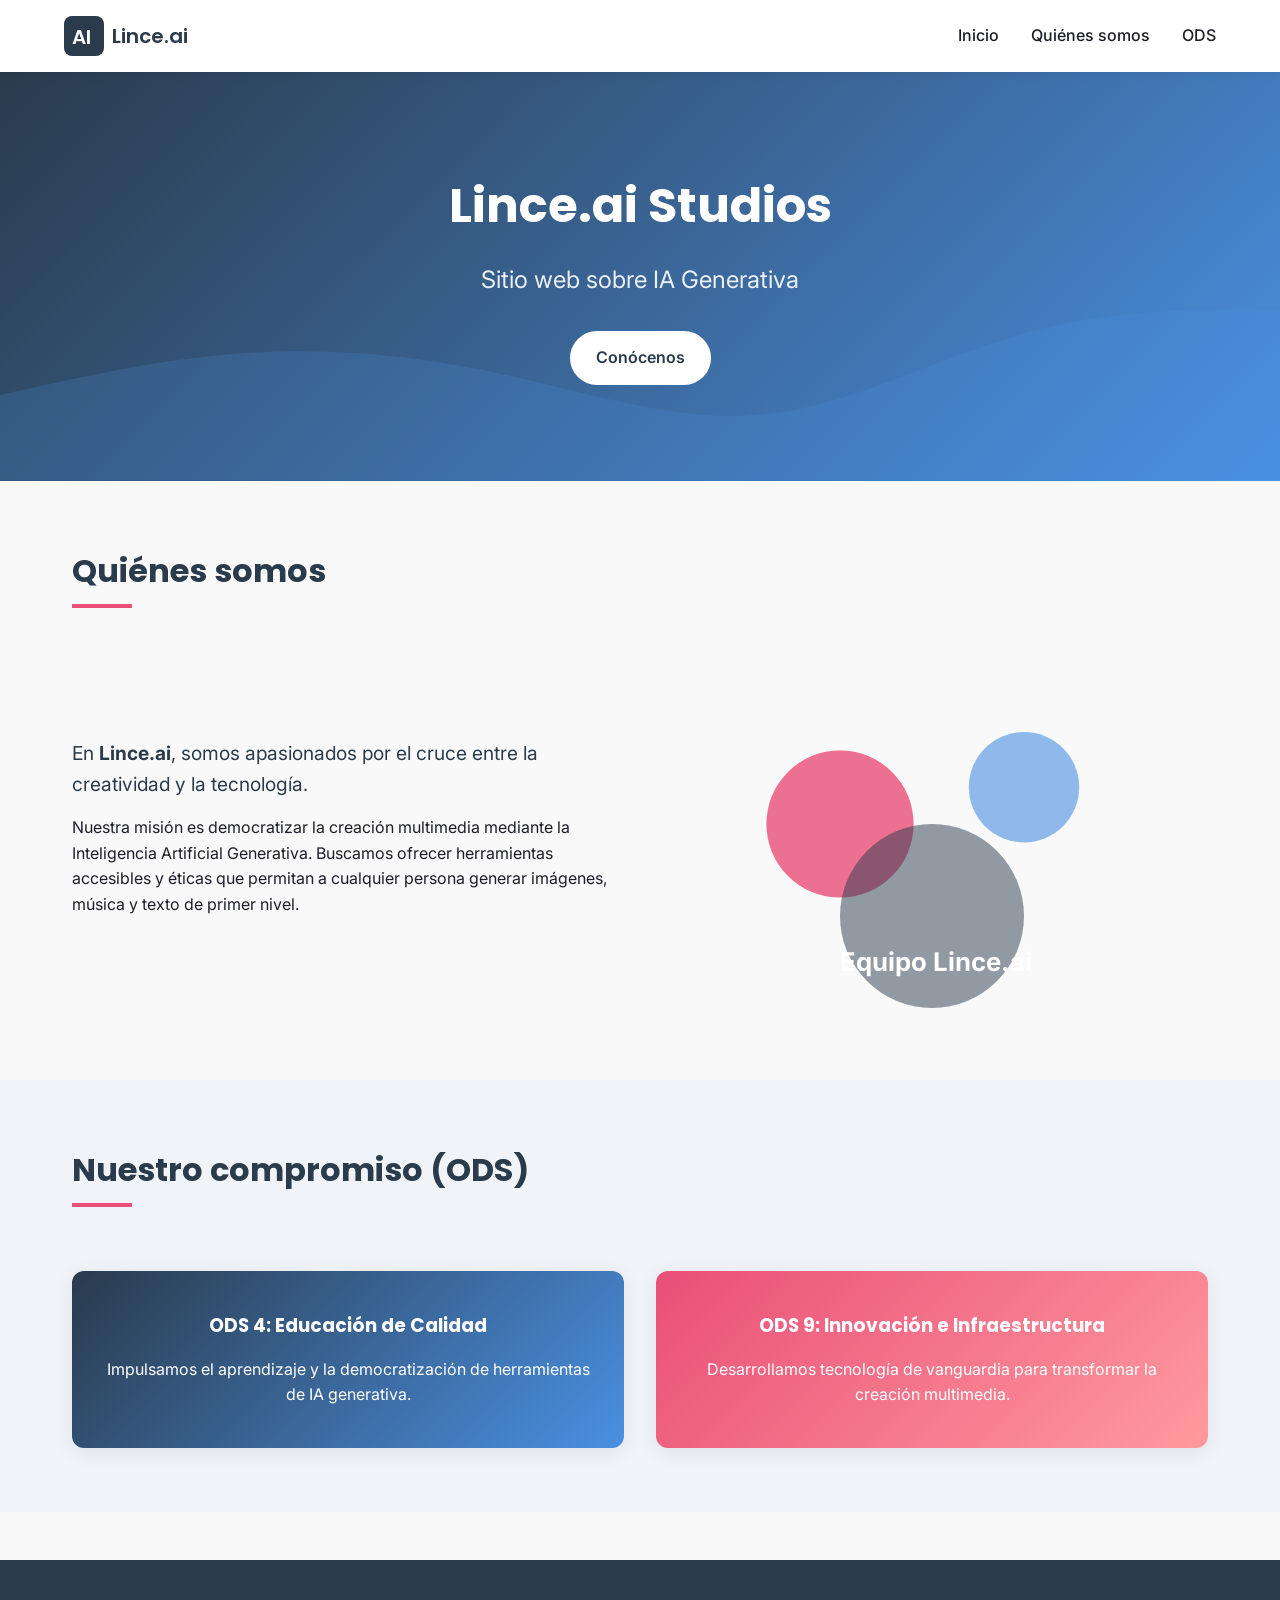
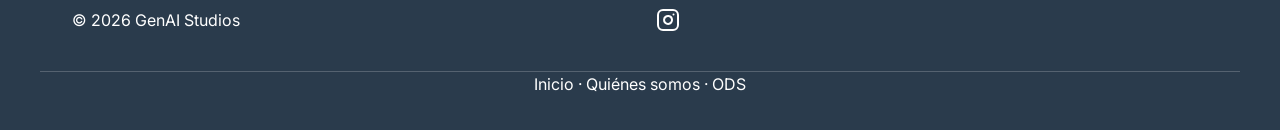
<file: index.html>
<!DOCTYPE html>
<html lang="es">
<head>
  <meta charset="UTF-8">
  <meta name="viewport" content="width=device-width, initial-scale=1.0">
  <title>GenAI Studios · IA Generativa</title>
  <meta name="description" content="Sitio web sobre IA Generativa: exploramos el futuro de la multimedia generada por inteligencia artificial. Prototipo estático con HTML y CSS.">
  <meta property="og:type" content="website">
  <meta property="og:title" content="GenAI Studios · IA Generativa">
  <link rel="icon" type="image/png" href="logo.png">
  <meta property="og:description" content="Sitio web sobre IA Generativa: multimedia generada por inteligencia artificial. Prototipo interactivo solo con CSS.">
  <meta property="og:image" content="https://via.placeholder.com/1200x630/2A3B4C/FFFFFF?text=IA+Generativa">
  <meta property="og:url" content="https://ejemplo.com">
  <meta name="twitter:card" content="summary_large_image">
  <link rel="preconnect" href="https://fonts.googleapis.com">
  <link rel="preconnect" href="https://fonts.gstatic.com" crossorigin>
  <link href="https://fonts.googleapis.com/css2?family=Inter:opsz,wght@14..32,400;14..32,600;14..32,700&family=Poppins:wght@500;600&display=swap" rel="stylesheet">
  <link rel="stylesheet" href="styles.css">
</head>
<body data-topic="IA Generativa">

  <header class="header">
    <div class="header__container">
      <a href="#inicio" class="logo" aria-label="Lince.ai">
        <svg width="40" height="40" viewBox="0 0 40 40" fill="none" xmlns="http://www.w3.org/2000/svg" aria-hidden="true">
          <rect width="40" height="40" rx="8" fill="var(--color-primary)" />
          <text x="8" y="28" font-family="Poppins, sans-serif" font-size="20" font-weight="600" fill="white">AI</text>
        </svg>
        <span class="logo__text">Lince.ai</span>
      </a>

      <input type="checkbox" id="menu-toggle" class="menu-toggle" aria-hidden="true">
      <label for="menu-toggle" class="menu-icon" aria-label="Abrir menú">
        <span></span><span></span><span></span>
      </label>

      <nav class="nav" aria-label="Principal">
        <ul class="nav__list">
          <li class="nav__item"><a href="#inicio" class="nav__link" aria-current="page">Inicio</a></li>
          <li class="nav__item"><a href="#quienes-somos" class="nav__link">Quiénes somos</a></li>
          <li class="nav__item"><a href="#ods" class="nav__link">ODS</a></li>
        </ul>
      </nav>
    </div>
  </header>

  <main>
    <section class="hero" id="inicio">
      <div class="hero__content">
        <h1 class="hero__title">Lince.ai Studios</h1>
        <p class="hero__subtitle">Sitio web sobre IA Generativa</p>
        <a href="#quienes-somos" class="btn btn--secondary">Conócenos</a>
      </div>
      <svg class="hero__wave" xmlns="http://www.w3.org/2000/svg" viewBox="0 0 1440 320" preserveAspectRatio="none" aria-hidden="true">
        <path fill="var(--color-secondary)" fill-opacity="0.2" d="M0,224L48,213.3C96,203,192,181,288,176C384,171,480,181,576,202.7C672,224,768,256,864,245.3C960,235,1056,181,1152,154.7C1248,128,1344,128,1392,128L1440,128L1440,320L1392,320C1344,320,1248,320,1152,320C1056,320,960,320,864,320C768,320,672,320,576,320C480,320,384,320,288,320C192,320,96,320,48,320L0,320Z"></path>
      </svg>
    </section>

    <section class="section" id="quienes-somos">
      <div class="container">
        <h2 class="section__title">Quiénes somos</h2>
        <div class="sobre-grid">
          <div class="sobre-text">
            <p class="sobre-intro">En <strong>Lince.ai</strong>, somos apasionados por el cruce entre la creatividad y la tecnología.</p>
            <p>Nuestra misión es democratizar la creación multimedia mediante la Inteligencia Artificial Generativa. Buscamos ofrecer herramientas accesibles y éticas que permitan a cualquier persona generar imágenes, música y texto de primer nivel.</p>
          </div>
          <div class="sobre-image">
            <svg width="100%" height="200" viewBox="0 0 300 200" xmlns="http://www.w3.org/2000/svg" aria-hidden="true">
              <circle cx="100" cy="100" r="40" fill="var(--color-accent)" opacity="0.8" />
              <circle cx="200" cy="80" r="30" fill="var(--color-secondary)" opacity="0.6" />
              <circle cx="150" cy="150" r="50" fill="var(--color-primary)" opacity="0.5" />
              <text x="100" y="180" font-family="Inter" fill="white" font-size="14" font-weight="bold">Equipo Lince.ai</text>
            </svg>
          </div>
        </div>
      </div>
    </section>

    <section class="section section--alt" id="ods">
      <div class="container">
        <h2 class="section__title">Nuestro compromiso (ODS)</h2>
        <div class="ods-grid">
          <div class="ods-card">
            <h3>ODS 4: Educación de Calidad</h3>
            <p>Impulsamos el aprendizaje y la democratización de herramientas de IA generativa.</p>
          </div>
          <div class="ods-card">
            <h3>ODS 9: Innovación e Infraestructura</h3>
            <p>Desarrollamos tecnología de vanguardia para transformar la creación multimedia.</p>
          </div>
        </div>
      </div>
    </section>
  </main>

  <footer class="footer">
    <div class="container footer__grid">
      <div class="footer__col">
        <p>&copy; 2026 GenAI Studios</p>
      </div>
      <div class="footer__col footer__social">
        <a href="https://www.instagram.com/linces.ia/?utm_source=ig_web_button_share_sheet" target="_blank" aria-label="Instagram de Linces.IA">
          <svg width="24" height="24" viewBox="0 0 24 24" fill="none" stroke="currentColor" stroke-width="2" stroke-linecap="round" stroke-linejoin="round">
            <rect x="2" y="2" width="20" height="20" rx="5" ry="5"></rect>
            <path d="M16 11.37A4 4 0 1 1 12.63 8 4 4 0 0 1 16 11.37z"></path>
            <line x1="17.5" y1="6.5" x2="17.51" y2="6.5"></line>
          </svg>
        </a>
      </div>
    </div>
    <div class="container footer__links">
      <a href="#inicio">Inicio</a> · <a href="#quienes-somos">Quiénes somos</a> · <a href="#ods">ODS</a>
    </div>
  </footer>

</body>
</html>
</file>
<file: styles.css>
/* ========== GLOBAL & VARIABLES ========== */
:root {
  /* Paleta de colores */
  --color-primary: #2A3B4C;    /* Azul oscuro */
  --color-secondary: #4A90E2;  /* Azul medio */
  --color-accent: #E94F77;      /* Rosa */
  --color-bg: #F9F9F9;
  --color-text: #1E1E2A;
  --color-text-light: #FFFFFF;
  --color-border: #DDD;

  /* Tipografía */
  --font-body: 'Inter', sans-serif;
  --font-heading: 'Poppins', sans-serif;

  /* Transiciones y Sombras */
  --transition: all 0.3s ease;
  --shadow: 0 4px 20px rgba(0,0,0,0.08);
  --shadow-hover: 0 10px 30px rgba(0,0,0,0.15);

  /* Espaciado */
  --container-padding: 1.5rem;
  --section-spacing: 4rem;
}

/* Reset básico */
* {
  margin: 0;
  padding: 0;
  box-sizing: border-box;
}

html {
  scroll-behavior: smooth; /* Navegación suave */
  font-size: 100%;
}

body {
  font-family: var(--font-body);
  color: var(--color-text);
  background-color: var(--color-bg);
  line-height: 1.6;
}

/* ========== LAYOUT ========== */
.container {
  max-width: 1200px;
  margin: 0 auto;
  padding: 0 var(--container-padding);
}

.section {
  padding: var(--section-spacing) 0;
}

.section--alt {
  background-color: #f0f4f8;
}

.section__title {
  font-family: var(--font-heading);
  font-size: 2rem;
  margin-bottom: 2rem;
  color: var(--color-primary);
  position: relative;
  display: inline-block;
}

.section__title::after {
  content: '';
  display: block;
  width: 60px;
  height: 4px;
  background: var(--color-accent);
  margin-top: 0.5rem;
}

/* ========== HEADER & NAV ========== */
.header {
  background-color: white;
  box-shadow: 0 2px 10px rgba(0,0,0,0.05);
  position: sticky;
  top: 0;
  z-index: 100;
}

.header__container {
  display: flex;
  justify-content: space-between;
  align-items: center;
  max-width: 1200px;
  margin: 0 auto;
  padding: 1rem var(--container-padding);
}

.logo {
  display: flex;
  align-items: center;
  gap: 0.5rem;
  text-decoration: none;
  font-weight: 600;
  font-family: var(--font-heading);
  color: var(--color-primary);
}

.logo__text {
  font-size: 1.25rem;
}

/* Checkbox oculto */
.menu-toggle {
  display: none;
}

/* Ícono hamburguesa (solo móvil) */
.menu-icon {
  display: none;
  flex-direction: column;
  justify-content: space-between;
  width: 30px;
  height: 21px;
  cursor: pointer;
}

.menu-icon span {
  display: block;
  height: 3px;
  width: 100%;
  background-color: var(--color-primary);
  border-radius: 3px;
  transition: var(--transition);
}

.nav__list {
  display: flex;
  list-style: none;
  gap: 2rem;
}

.nav__link {
  text-decoration: none;
  color: var(--color-text);
  font-weight: 500;
  padding: 0.5rem 0;
  border-bottom: 2px solid transparent;
  transition: var(--transition);
}

.nav__link:hover,
.nav__link:focus {
  color: var(--color-secondary);
  border-bottom-color: var(--color-secondary);
  outline: none;
}

/* Responsive: mobile */
@media (max-width: 768px) {
  .menu-icon {
    display: flex;
  }

  .nav {
    position: absolute;
    top: 100%;
    left: 0;
    right: 0;
    background: white;
    box-shadow: 0 10px 20px rgba(0,0,0,0.1);
    max-height: 0;
    overflow: hidden;
    transition: max-height 0.4s ease;
  }

  .menu-toggle:checked ~ .nav {
    max-height: 300px; 
  }

  .nav__list {
    flex-direction: column;
    padding: 1rem;
    gap: 1rem;
  }
}

/* ========== HERO ========== */
.hero {
  position: relative;
  background: linear-gradient(135deg, var(--color-primary) 0%, var(--color-secondary) 100%);
  color: white;
  padding: 6rem 0;
  text-align: center;
  overflow: hidden;
}

.hero__content {
  position: relative;
  z-index: 2;
  max-width: 800px;
  margin: 0 auto;
  padding: 0 1rem;
}

.hero__title {
  font-family: var(--font-heading);
  font-size: 3rem;
  margin-bottom: 1rem;
  animation: fadeInUp 1s ease;
}

.hero__subtitle {
  font-size: 1.5rem;
  margin-bottom: 2rem;
  opacity: 0.9;
}

.hero__wave {
  position: absolute;
  bottom: 0;
  left: 0;
  width: 100%;
  line-height: 0;
}

/* ========== BOTONES ========== */
.btn {
  display: inline-block;
  padding: 0.75rem 1.5rem;
  border-radius: 30px;
  text-decoration: none;
  font-weight: 600;
  transition: var(--transition);
  cursor: pointer;
  border: 2px solid transparent;
  background: transparent;
}

.btn--secondary {
  background-color: white;
  color: var(--color-primary);
  border: 2px solid white;
}

.btn--secondary:hover,
.btn--secondary:focus {
  background-color: transparent;
  color: white;
}

/* ========== QUIÉNES SOMOS ========== */
.sobre-grid {
  display: grid;
  grid-template-columns: 1fr 1fr;
  gap: 2rem;
  align-items: center;
}

.sobre-intro {
  font-size: 1.2rem;
  margin-bottom: 1rem;
  color: var(--color-primary);
}

.sobre-image svg {
  max-width: 100%;
  height: auto;
}

@media (max-width: 768px) {
  .sobre-grid {
    grid-template-columns: 1fr;
  }
}

/* ========== ODS ========== */
.ods-grid {
  display: grid;
  grid-template-columns: repeat(auto-fit, minmax(250px, 1fr));
  gap: 2rem;
  margin-top: 2rem;
}

.ods-card {
  background: linear-gradient(135deg, var(--color-primary) 0%, var(--color-secondary) 100%);
  color: white;
  padding: 2.5rem 1.5rem;
  border-radius: 12px;
  text-align: center;
  box-shadow: var(--shadow);
  animation: float 4s ease-in-out infinite;
}

.ods-card:nth-child(2) {
  background: linear-gradient(135deg, var(--color-accent) 0%, #FF9A9E 100%);
  animation-delay: 2s;
}

.ods-card h3 {
  font-family: var(--font-heading);
  margin-bottom: 1rem;
}

@keyframes float {
  0% { transform: translateY(0px); }
  50% { transform: translateY(-12px); box-shadow: var(--shadow-hover); }
  100% { transform: translateY(0px); }
}

/* ========== FOOTER ========== */
.footer {
  background: var(--color-primary);
  color: white;
  padding: 3rem 0 2rem;
  margin-top: 3rem;
}

.footer__grid {
  display: grid;
  grid-template-columns: repeat(auto-fit, minmax(200px, 1fr));
  gap: 2rem;
}

.footer a {
  color: white;
  text-decoration: none;
  transition: var(--transition);
}

.footer a:hover,
.footer a:focus {
  color: var(--color-accent);
  text-decoration: underline;
  outline: none;
}

.footer__social {
  display: flex;
  gap: 1.5rem;
  align-items: center;
}

.footer__social svg {
  transition: transform 0.2s;
}

.footer__social a:hover svg {
  transform: scale(1.2) rotate(5deg);
  animation: bounce 0.4s;
}

@keyframes bounce {
  0%,100%{ transform: scale(1.2) rotate(5deg); }
  50%{ transform: scale(1.3) rotate(0deg); }
}

.footer__links {
  text-align: center;
  margin-top: 2rem;
  padding-top: 1rem;
  border-top: 1px solid rgba(255,255,255,0.2);
}

/* ========== ANIMACIONES GENERALES ========== */
@keyframes fadeInUp {
  from {
    opacity: 0;
    transform: translateY(30px);
  }
  to {
    opacity: 1;
    transform: translateY(0);
  }
}

.section {
  animation: fadeInUp 1s ease;
}

/* ========== ACCESIBILIDAD ========== */
:focus-visible {
  outline: 3px solid var(--color-accent);
  outline-offset: 2px;
}

@media (prefers-reduced-motion: reduce) {
  *,
  *::before,
  *::after {
    animation-duration: 0.01ms !important;
    animation-iteration-count: 1 !important;
    transition-duration: 0.01ms !important;
    scroll-behavior: auto !important;
  }
}

/* ========== MEDIA QUERIES ADICIONALES ========== */
@media (max-width: 480px) {
  .hero__title { font-size: 2rem; }
  .hero__subtitle { font-size: 1.2rem; }
  .section__title { font-size: 1.75rem; }
}
@media (min-width: 1024px) {
  .container { padding: 0 2rem; }
}
@media (min-width: 1440px) {
  .container { max-width: 1400px; }
}
</file>
